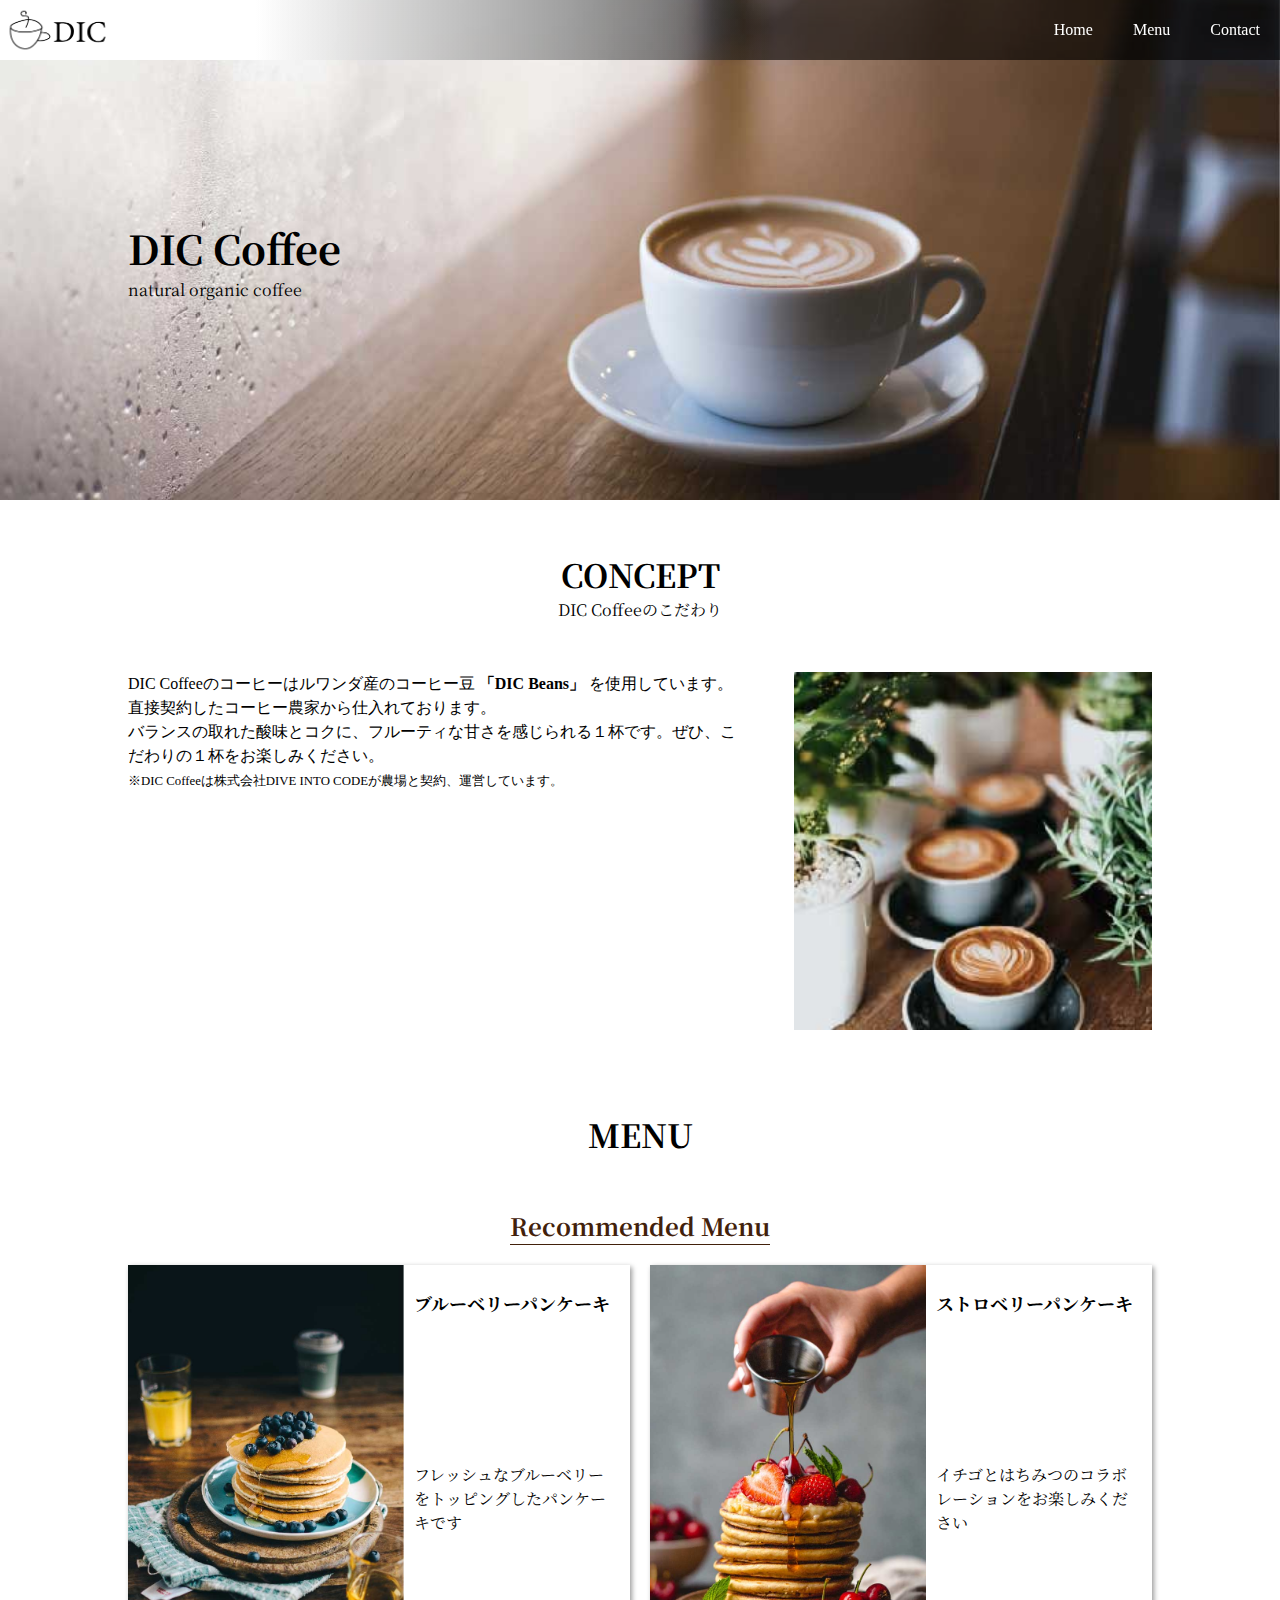
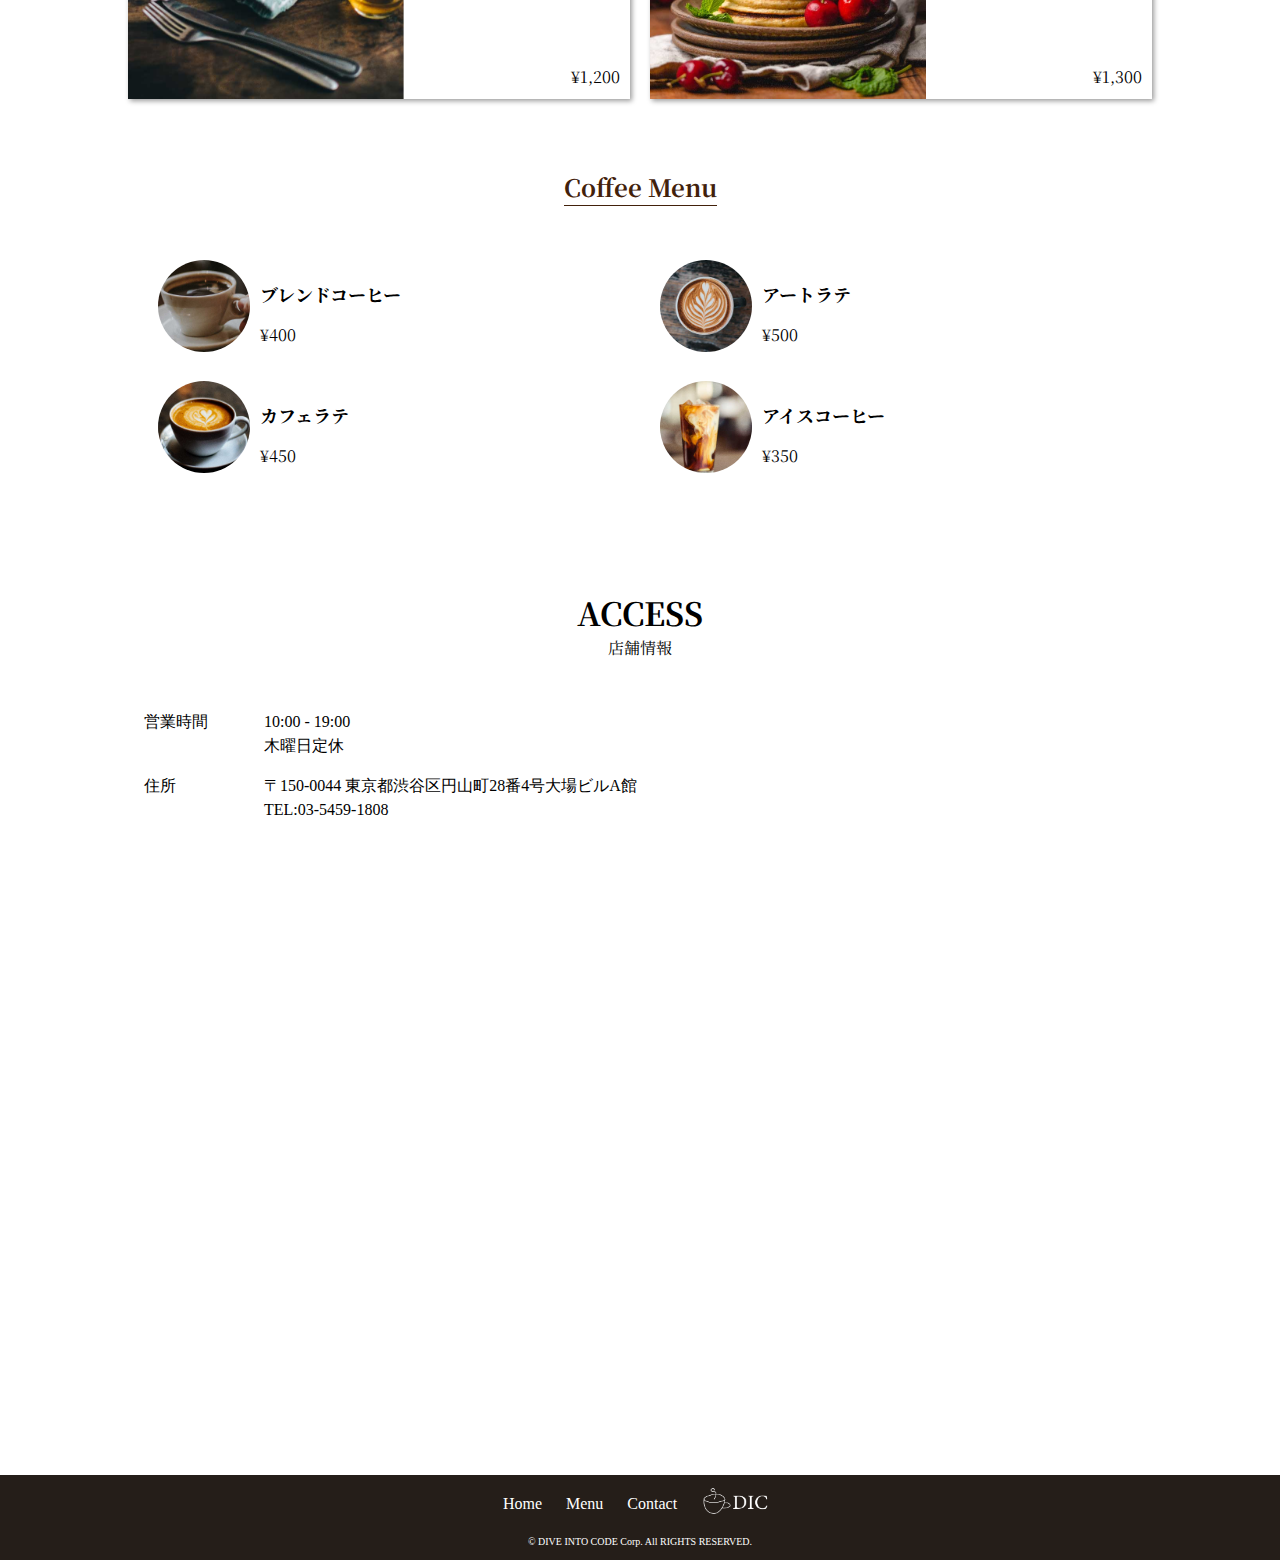
<file: index.html>
<!DOCTYPE html>
<html lang="ja">
  <head>
    <meta charset="utf-8" />
    <title>DIC Cafe</title>
    <link href="css/normalize.css" rel="stylesheet" />
    <link href="css/main.css" rel="stylesheet" />
    <link rel="preconnect" href="https://fonts.googleapis.com" />
    <link rel="preconnect" href="https://fonts.gstatic.com" crossorigin />
    <link
      href="https://fonts.googleapis.com/css2?family=Noto+Serif+JP:wght@200..900&display=swap"
      rel="stylesheet"
    />
  </head>
  <body>
    <header id="top">
      <nav class="header_nav">
        <a href="index.html" class="logo"
          ><img src="images/sample_logo_k.png"
        /></a>
        <ul class="global_nav">
          <a href="index.html" class="global_nav_item">
            <li>Home</li>
          </a>
          <a href="#" class="global_nav_item">
            <li>Menu</li>
          </a>
          <a href="contact.html" class="global_nav_item">
            <li>Contact</li>
          </a>
        </ul>
      </nav>
      <div class="key section_inner">
        <h1>DIC Coffee</h1>
        <p>natural organic coffee</p>
      </div>
    </header>
    <section>
      <article class="section_inner">
        <div class="section_title">
          <h1>CONCEPT</h1>
          <p>DIC Coffeeのこだわり</p>
        </div>
        <div class="concept_inner">
          <p class="concept_text">
            DIC Coffeeのコーヒーはルワンダ産のコーヒー豆
            <strong>「DIC Beans」</strong>
            を使用しています。<br />
            直接契約したコーヒー農家から仕入れております。<br />
            バランスの取れた酸味とコクに、フルーティな甘さを感じられる１杯です。ぜひ、こだわりの１杯をお楽しみください。<br />
            <small>
              ※DIC Coffeeは株式会社DIVE INTO CODEが農場と契約、運営しています。
            </small>
          </p>
          <img src="images/sample_concept.jpg" class="concept_image" />
        </div>
      </article>
      <article class="section_inner menu_section">
        <h1 class="section_title">MENU</h1>
        <section>
          <div class="center">
            <h1 class="menu_title">Recommended Menu</h1>
          </div>
          <ul class="recommended_menu_list">
            <li class="menu_card">
              <img src="images/sample_pancake1.jpg" class="menu_card_image" />
              <div class="menu_card_text">
                <h2 class="menu_card_title">ブルーベリーパンケーキ</h2>
                <p>フレッシュなブルーベリーをトッピングしたパンケーキです</p>
                <p class="price_text">¥1,200</p>
              </div>
            </li>

            <li class="menu_card">
              <img src="images/sample_pancake2.jpg" class="menu_card_image" />
              <div class="menu_card_text">
                <h2 class="menu_card_title">ストロベリーパンケーキ</h2>
                <p>イチゴとはちみつのコラボレーションをお楽しみください</p>
                <p class="price_text">¥1,300</p>
              </div>
            </li>
          </ul>
        </section>
        <section>
          <div class="center">
            <h1 class="menu_title">Coffee Menu</h1>
          </div>
          <ul class="coffee_menu_list">
            <li class="coffee_menu_item">
              <div class="coffee_menu_text">
                <h2>ブレンドコーヒー</h2>
                <p>¥400</p>
              </div>
              <img src="images/sample_cafe1.jpg" class="coffee_menu_image" />
            </li>

            <li class="coffee_menu_item">
              <div class="coffee_menu_text">
                <h2>アートラテ</h2>
                <p>¥500</p>
              </div>
              <img src="images/sample_cafe2.jpg" class="coffee_menu_image" />
            </li>

            <li class="coffee_menu_item">
              <div class="coffee_menu_text">
                <h2>カフェラテ</h2>
                <p>¥450</p>
              </div>
              <img src="images/sample_cafe3.jpg" class="coffee_menu_image" />
            </li>

            <li class="coffee_menu_item">
              <div class="coffee_menu_text">
                <h2>アイスコーヒー</h2>
                <p>¥350</p>
              </div>
              <img src="images/sample_cafe4.jpg" class="coffee_menu_image" />
            </li>
          </ul>
        </section>
      </article>
      <article class="section_inner store_info_section">
        <div class="section_title">
          <h1>ACCESS</h1>
          <p>店舗情報</p>
        </div>
        <dl>
          <div class="store_info_line">
            <dt class="store_info_label">営業時間</dt>
            <dd>
              <p>10:00 - 19:00</p>
              <p>木曜日定休</p>
            </dd>
          </div>

          <div class="store_info_line">
            <dt class="store_info_label">住所</dt>
            <dd>
              <p>〒150-0044 東京都渋谷区円山町28番4号大場ビルA館</p>
              <p>TEL:03-5459-1808</p>
            </dd>
          </div>
        </dl>
        <iframe
          src="https://www.google.com/maps/embed?pb=!1m18!1m12!1m3!1d3241.8621148514217!2d139.69188657578655!3d35.65576867259545!2m3!1f0!2f0!3f0!3m2!1i1024!2i768!4f13.1!3m3!1m2!1s0x60188b55bb707eff%3A0x5f04575eb7aca63e!2s%C5%8Cba%2C%2028-4%20Maruyamach%C5%8D%2C%20Shibuya%2C%20Tokyo%20150-0044!5e0!3m2!1sen!2sjp!4v1735097572860!5m2!1sen!2sjp"
          style="border: 0"
          allowfullscreen=""
          loading="lazy"
          referrerpolicy="no-referrer-when-downgrade"
        ></iframe>
      </article>
    </section>
    <footer class="footer">
      <nav class="footer_nav">
        <div class="footer_nav_line">
          <ul>
            <a href="index.html" class="footer_nav_item">
              <li>Home</li>
            </a>
            <a href="#" class="footer_nav_item">
              <li>Menu</li>
            </a>
            <a href="contact.html" class="footer_nav_item">
              <li>Contact</li>
            </a>
          </ul>
          <a href="index.html" class="footer_nav_item">
            <img src="images/sample_logo_w.png" class="footer_logo" />
          </a>
        </div>
        <span class="footer_copyright_text"
          >&copy; DIVE INTO CODE Corp. All RIGHTS RESERVED.</span
        >
      </nav>
    </footer>
  </body>
</html>
</file>
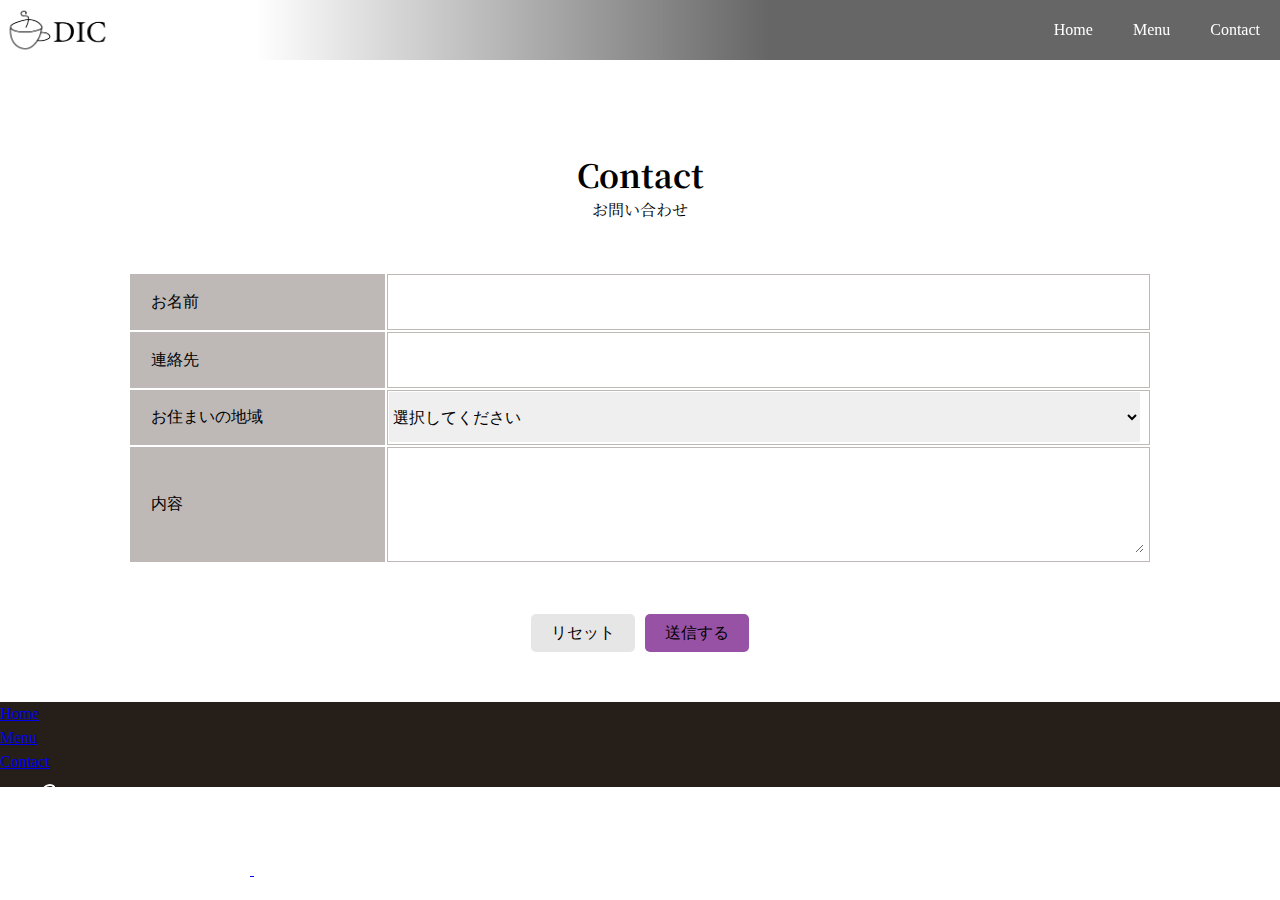
<file: contact.html>
<!DOCTYPE html>
<html lang="ja">
  <head>
    <meta charset="utf-8" />
    <title>DIC Cafe</title>
    <link href="css/normalize.css" rel="stylesheet" />
    <link href="css/main.css" rel="stylesheet" />
    <link href="css/contact.css" rel="stylesheet" />
    <link rel="preconnect" href="https://fonts.googleapis.com" />
    <link rel="preconnect" href="https://fonts.gstatic.com" crossorigin />
    <link
      href="https://fonts.googleapis.com/css2?family=Noto+Serif+JP:wght@200..900&display=swap"
      rel="stylesheet"
    />
  </head>
  <body>
    <header class="sub_header">
      <nav class="header_nav">
        <a href="index.html" class="logo"
          ><img src="images/sample_logo_k.png"
        /></a>
        <ul class="global_nav">
          <a href="index.html" class="global_nav_item">
            <li>Home</li>
          </a>
          <a href="#" class="global_nav_item">
            <li>Menu</li>
          </a>
          <a href="contact.html" class="global_nav_item">
            <li>Contact</li>
          </a>
        </ul>
      </nav>
    </header>
    <article class="section_inner">
      <div class="section_title">
        <h1>Contact</h1>
        <p>お問い合わせ</p>
      </div>
      <form action="#" method="post">
        <table class="contact">
          <tbody>
            <tr class="contact_line">
              <td class="contact_label"><label for="name">お名前</label></td>
              <td class="contact_input">
                <input type="text" name="name" id="name" />
              </td>
            </tr>
            <tr class="contact_line">
              <td class="contact_label">
                <label for="phonenumber">連絡先</label>
              </td>
              <td class="contact_input">
                <input type="tel" name="phonenumber" id="phonenumber" />
              </td>
            </tr>
            <tr class="contact_line">
              <td class="contact_label">
                <label for="region">お住まいの地域</label>
              </td>
              <td class="contact_input">
                <select name="region" id="region">
                  <option value="0">選択してください</option>
                  <option value="1">北海道</option>
                  <option value="2">東北</option>
                  <option value="3">関東</option>
                  <option value="4">中部</option>
                  <option value="5">近畿</option>
                  <option value="6">中国・四国</option>
                  <option value="7">九州</option>
                </select>
              </td>
            </tr>
            <tr class="contact_content">
              <td class="contact_label"><label for="content">内容</label></td>
              <td class="contact_input">
                <textarea name="content" id="content"></textarea>
              </td>
            </tr>
          </tbody>
        </table>
        <div class="contact_button_area">
          <button type="reset" class="contact_button reset_button">
            リセット
          </button>
          <button type="submit" class="contact_button submit_button">
            送信する
          </button>
        </div>
      </form>
    </article>
    <footer class="footer">
      <nav>
        <ul>
          <a href="index.html">
            <li>Home</li>
          </a>
          <a href="#">
            <li>Menu</li>
          </a>
          <a href="contact.html">
            <li>Contact</li>
          </a>
        </ul>
        <a href="index.html">
          <img src="images/sample_logo_w.png" />
        </a>
        <span>&copy; DIVIC Corp. All RIGHTS RESERVED.</span>
      </nav>
    </footer>
  </body>
</html>
</file>
<file: css/main.css>
@charset "utf-8";

.header_nav {
  width: 100%;
  height: 60px;
  background: linear-gradient(90deg, #fff 20%, rgba(0, 0, 0, 0.6) 60%);
  /* background: rgba(0, 0, 0, 0.6); */
  display: flex;
  flex-wrap: nowrap;
  justify-content: space-between;
  align-items: stretch;
  position: fixed;
}

.logo {
  width: 120px;
  display: flex;
  align-items: center;
}

.logo img {
  width: 100%;
}

.global_nav {
  display: flex;
  flex-wrap: nowrap;
  align-items: stretch;
}

.global_nav_item {
  color: #fff;
  text-decoration: none;
  align-items: center;
  display: flex;
  padding: 0 20px;
}

.global_nav_item:hover {
  color: #42210b;
  background: #fff;
}

.section_inner {
  padding: 50px 10% 30px;
}

.key {
  height: 500px;
  background: center / cover no-repeat url("../images/sample_key.jpg");
  display: flex;
  flex-direction: column;
  justify-content: center;
  font-family: "Noto Serif JP", serif;
  font-style: bold;
}

.key h1 {
  font-size: 2.5rem;
}

.section_title {
  font-family: "Noto Serif JP", serif;
  font-optical-sizing: auto;
  text-align: center;
  margin-bottom: 50px;
}

.section_title h2 {
  font-weight: bold;
}

.concept_inner {
  display: flex;
  justify-content: space-between;
}

.concept_text {
  width: 60%;
}

.concept_image {
  width: 35%;
}

.menu_section {
  background: url("../images/sample_menu_bg.jpg") no-repeat bottom;
  background-size: 100%;
  background-attachment: fixed;
}

.recommended_menu_list {
  display: flex;
  justify-content: space-between;
  padding-bottom: 50px;
}

.menu_title {
  display: inline-block;
  color: #42210b;
  font-family: "Noto Serif JP", serif;
  font-optical-sizing: auto;
  font-weight: bold;
  font-size: 1.5rem;
  border-bottom: solid #42210b 1px;
  margin-bottom: 20px;
}

.menu_card {
  width: 49%;
  background-color: #fff;
  display: flex;
  margin-bottom: 20px;
  box-shadow: 2px 2px 5px rgba(0, 0, 0, 0.4);
}

.menu_card_text {
  width: 45%;
  padding: 10px;
  display: flex;
  flex-direction: column;
  justify-content: space-between;
  font-family: "Noto Serif JP", serif;
}

.menu_card_title {
  font-size: 18px;
}

.menu_card_image {
  width: 55%;
}

.price_text {
  text-align: right;
}

.center {
  text-align: center;
}

.coffee_menu_list {
  background-color: #fff;
  display: flex;
  flex-wrap: wrap;
  justify-content: space-between;
  padding: 20px;
}

.coffee_menu_item {
  display: flex;
  flex-direction: row-reverse;
  justify-content: space-between;
  align-items: center;
  width: 49%;
  padding: 10px;
}

.coffee_menu_text {
  width: 80%;
  font-family: "Noto Serif JP", serif;
  padding: 10px;
}

.coffee_menu_text h2 {
  font-size: 18px;
}

.coffee_menu_image {
  width: 20%;
  border-radius: 50%;
  object-fit: contain;
}

.store_info_line {
  display: flex;
  margin: 16px;
}

.store_info_label {
  width: 80px;
}

.store_info_section iframe {
  width: 100%;
  height: 600px;
}

.footer {
  color: #fff;
  background-color: #251e19;
  height: 75px;
  padding-bottom: 10px;
}

.footer_nav {
  display: flex;
  flex-direction: column;
  align-items: center;
}

.footer_nav_line {
  display: flex;
  justify-content: center;
  align-items: center;
}

.footer_nav_item {
  color: #fff;
  display: inline-block;
  text-decoration: none;
  padding: 10px;
}

.footer_logo {
  width: 80px;
}

.footer_copyright_text {
  font-size: 10px;
}
</file>
<file: css/contact.css>
.sub_header {
  padding-bottom: 100px;
}

.contact {
  width: 100%;
  margin-bottom: 30px;
}

.contact_line {
  height: 50px;
  line-height: 50px;
}

.contact_label {
  width: 25%;
  background: #beb9b7;
  border: solid 1px #beb9b7;
  text-align: left;
  padding: 0 20px;
}

.contact_input {
  width: 75%;
  border: solid 1px #beb9b7;
}

.contact_content {
  height: 100px;
}

.contact_input input,
select,
textarea {
  border: none;
  width: 99%;
}

.contact_input input,
select {
  height: 50px;
}

.contact_input textarea {
  height: 100px;
}
.contact_button_area {
  display: flex;
  justify-content: center;
  padding: 20px 0;
}

.contact_button {
  padding: 10px 20px;
  border: none;
  border-radius: 5px;
}

.contact_button + .contact_button {
  margin-left: 10px;
}

.submit_button {
  background: #9852a5;
}
.reset_button {
  background: #e6e6e6;
}
</file>
